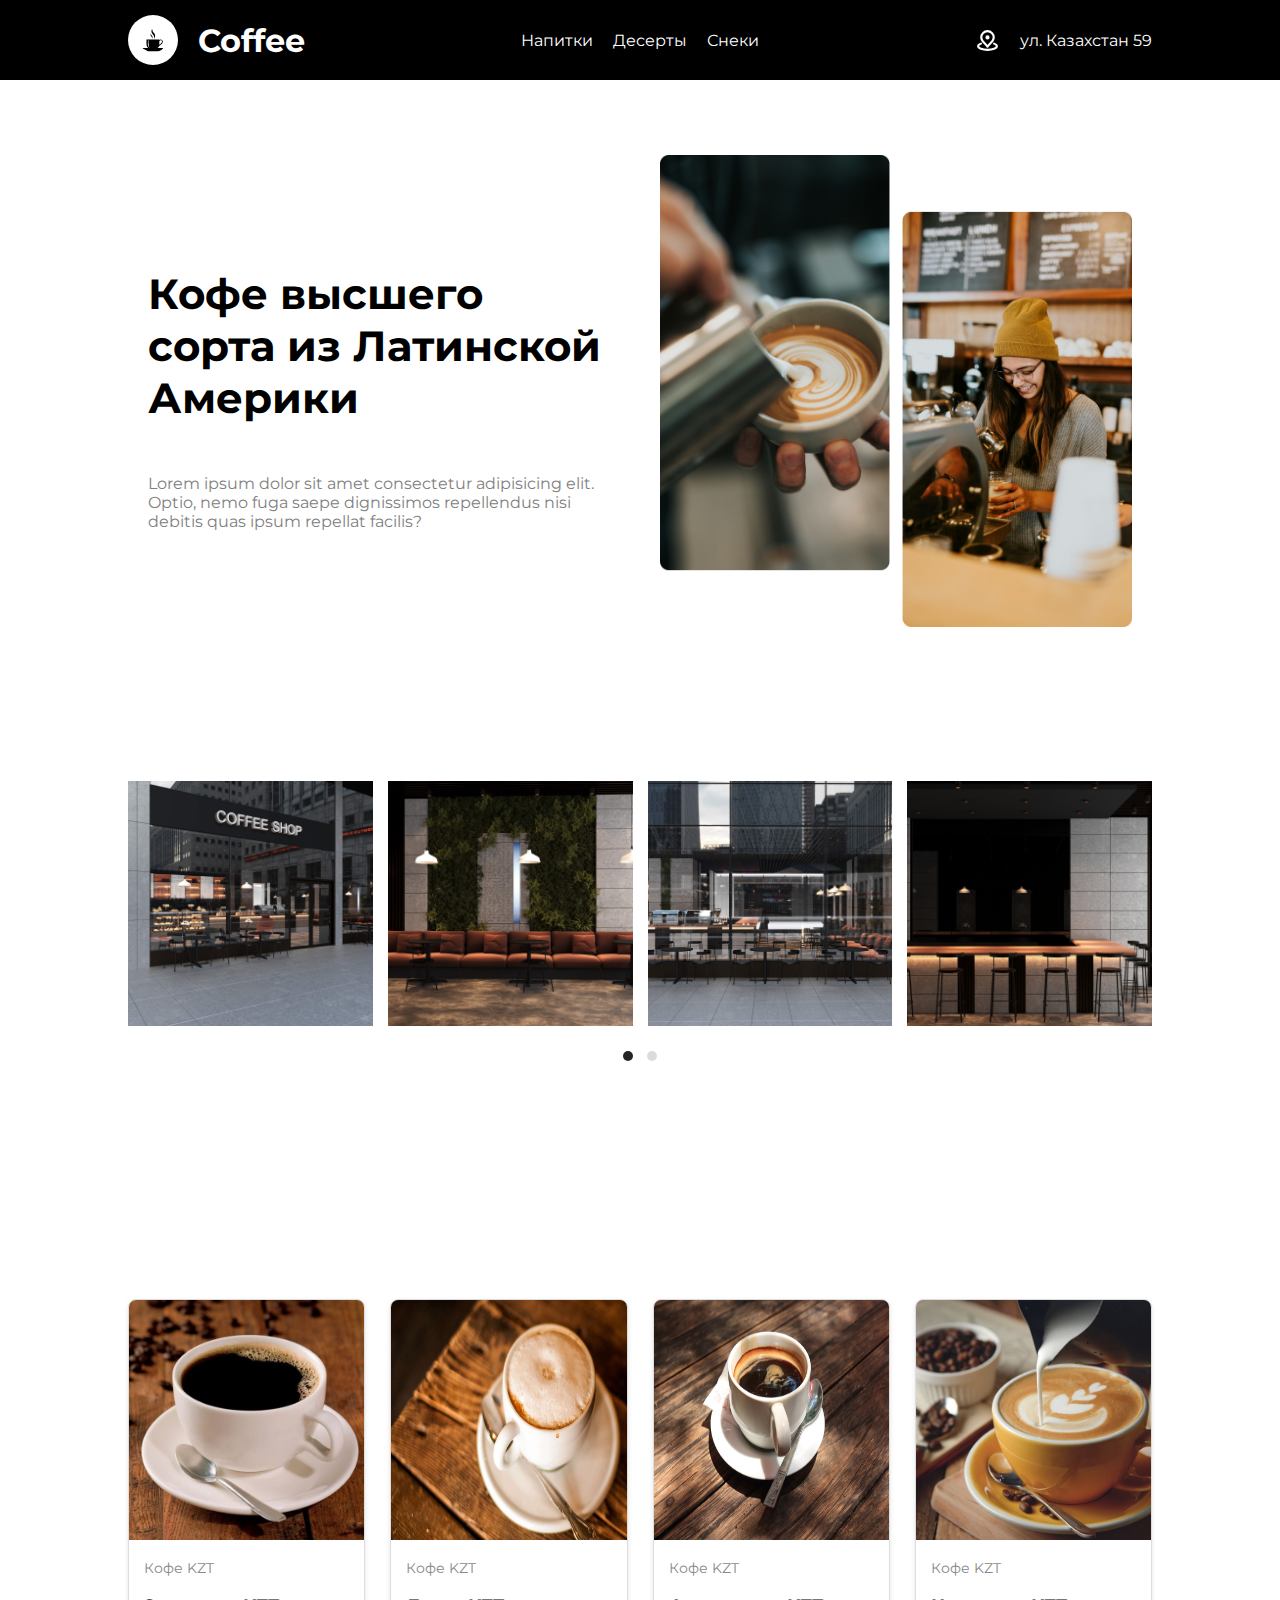
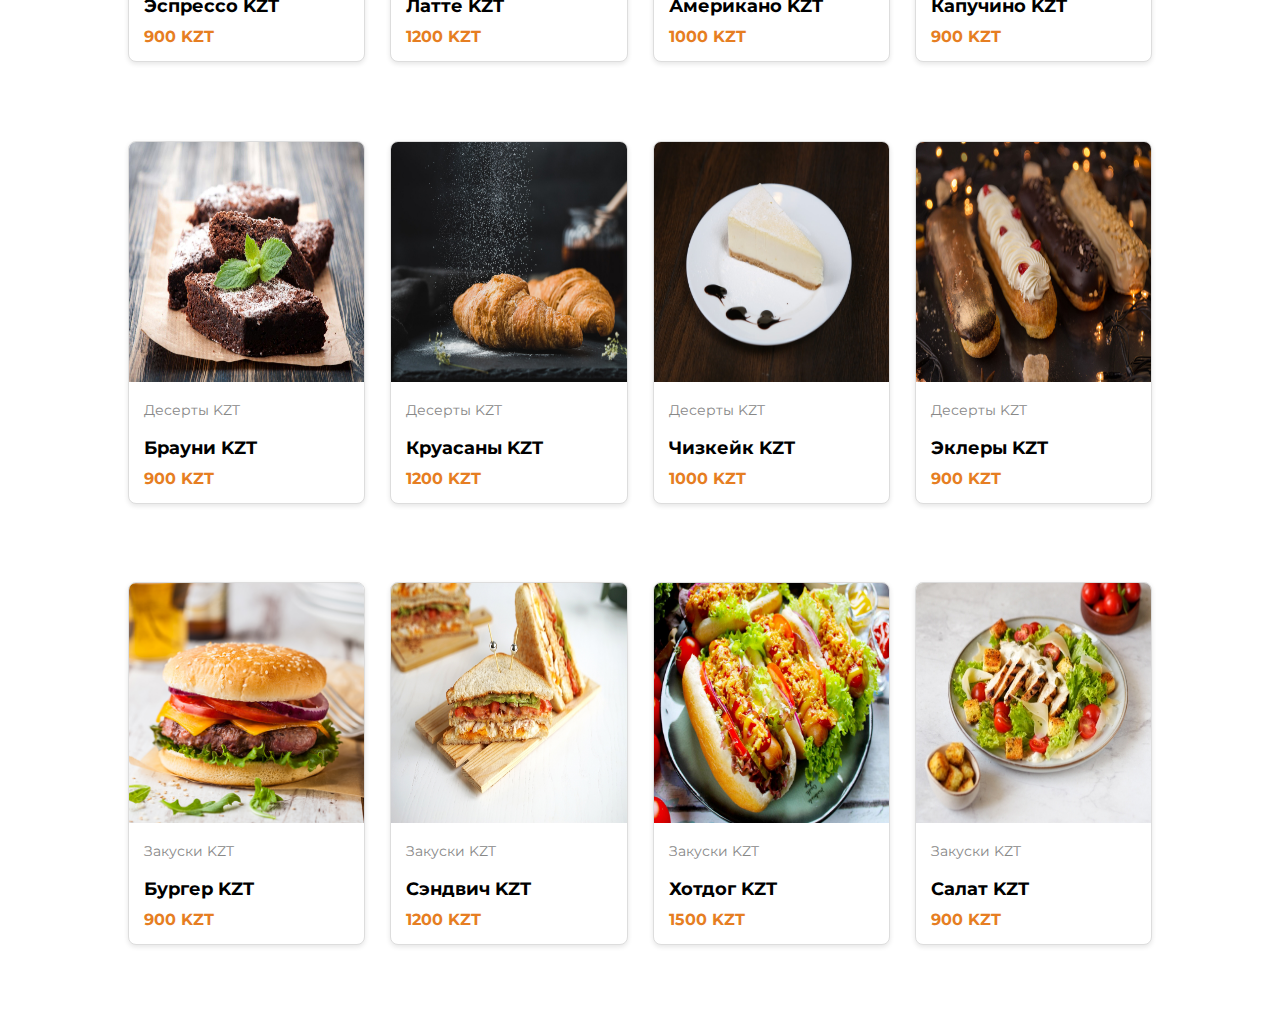
<file: index.html>
<!DOCTYPE html>
<html lang="ru">
<head>
    <meta charset="UTF-8">
    <meta name="viewport" content="width=device-width, initial-scale=1.0">
    <title>Document</title>
    <link rel="stylesheet" href="assets/css/index.css">
    <link rel="stylesheet" href="assets/css/plugins/animate.css">
    <link rel="stylesheet" href="assets/css/plugins/owl.theme.default.min.css">
    <link rel="stylesheet" href="assets/css/plugins/owl.carousel.min.css">
</head>
<body>
  <header>
    <div class="container">
       <div class="header-content">
         <div class="logo">
           <img src="assets/img/coffee.svg"  alt="">
           <span>Coffee</span>
         </div>
        <nav>
           <a href="#drinks" onclick="toggleMenu()">Напитки</a>
           <a href="#deserts" onclick="toggleMenu()" >Десерты</a>
           <a href="#snacks" onclick="toggleMenu()">Снеки</a>
        </nav>
       <div class="adress-link">
           <img src="assets/img/map.svg" alt="">
           <a href="https://2gis.kz/ustkam/firm/12807639721318682?m=82.628568%2C49.950075%2F16" target="blank">ул. Казахстан 59</a>
       </div>
    <button class="toggle-btn" onclick='toggleMenu();' id="toggle-btn">
       <img src="assets/img/menu.svg">
    </button>
     </div>
    </div>
   </header>
   <div class="menu hide-menu">
    <div class="menu-header">
      <img src="assets/img/close.svg"  onclick='toggleMenu();' class="close-btn" alt="">
    </div>
    <div class="menu-body">
           <a href="#drinks" onclick="toggleMenu()">Напитки</a>
           <a href="#deserts" onclick="toggleMenu()" >Десерты</a>
           <a href="#snacks" onclick="toggleMenu()">Снеки</a>
    </div>
  </div>
  
<main>

 
  <section>
    <div class="container">
     <div class="hero-block">
      <div class="block">
         <h1 class="wow fadeInUp"> Кофе высшего сорта из Латинской Америки</h1>
         <p  class="wow fadeInUp">Lorem ipsum dolor sit amet consectetur adipisicing elit. Optio, nemo fuga saepe dignissimos repellendus nisi debitis quas ipsum repellat facilis? </p>
      </div>
      <div class="block">
       <img src="assets/img/main.png"  class="hero-img wow fadeInRight">
     </div>
    </div>
    
  </section>

<section>
  <div class="container">
    <div class="interior-block">
      <div class="slider owl-theme owl-carousel">
        <img src="assets/img/interior/slide-1.jpg" alt="">
        <img src="assets/img/interior/slide-2.jpg" alt="">
        <img src="assets/img/interior/slide-3.jpg" alt="">
        <img src="assets/img/interior/slide-4.jpg" alt="">
        <img src="assets/img/interior/slide-5.jpg" alt="">
        <img src="assets/img/interior/slide-6.jpg" alt="">
      </div>
    </div>
  </div>
</section>
<section>
  <div id="drinks">
    <div class="container">
      <div class="products-content">
        <h2 class=" wow fadeInUp">Напитки</h2>
        <div class="grid-4">
          
        </div>
      </div>
    </div>
  </div>
  <div id="deserts">
    <div class="container">
      <div class="products-content">
        <h2 class=" wow fadeInUp">Десерты</h2>
        <div class="grid-4">
        </div>
      </div>
    </div>
  </div>
  <div id="snacks">
    <div class="container">
      <div class="products-content">
        <h2 class=" wow fadeInUp">Снеки</h2>
        <div class="grid-4">
          
        </div>
      </div>
    </div>
  </div>
</section>
</main>
    <script src="assets/js/plugins/jquery.min.js"></script>
    <script src="assets/js/plugins/owl.carousel.min.js"></script>
    <script src="assets/js/plugins/wow.min.js"></script>
    <script src="assets/js/date.js"></script>
    <script src="assets/js/index.js"></script>
</body>
</html>
</file>
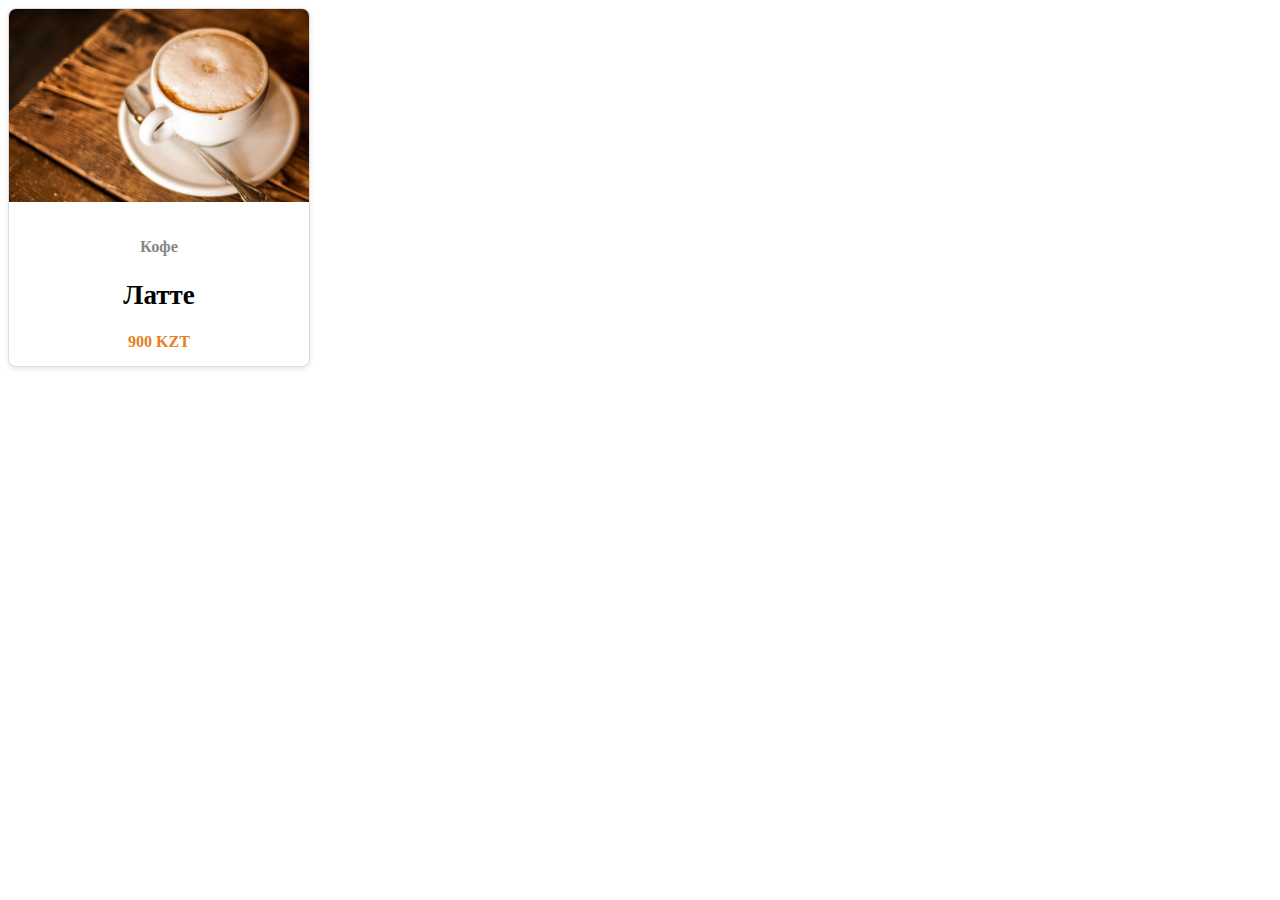
<file: card.html>
<!DOCTYPE html>
<html>
<head>
	<meta charset="utf-8">
	<meta name="viewport" content="width=device-width, initial-scale=1">
	<link rel="stylesheet" type="text/css" href="styles.css">
	<title>card</title>
</head>
<body>
	<body>
    <div class="product-card">
        <div class="product-image">
            <img src="assets/img/test/latte.jpg" alt="Coffee">
        </div>
        <div class="product-details">
            <div class="product-category"><h3>Кофе</h3></div>
            <div class="product-name"><h2>Латте</h2></div>
            <div class="product-price">900 KZT</div>
        </div>
 
</body>
</html>

</body>
</html>
</file>
<file: assets/css/index.css>
@import url(components/header.css);
@import url(components/menu.css);
@import url(blocks/hero-block.css);
@import url(blocks/products-blocks.css);
@import url('https://fonts.googleapis.com/css2?family=Arvo:ital,wght@0,400;0,700;1,400;1,700&family=M+PLUS+Rounded+1c&family=Merriweather:ital,wght@0,300;0,400;0,700;0,900;1,300;1,400;1,700;1,900&family=Montserrat:ital,wght@0,100..900;1,100..900&family=Poppins:ital,wght@0,100;0,200;0,300;0,400;0,500;0,600;0,700;0,800;0,900;1,100;1,200;1,300;1,400;1,500;1,600;1,700;1,800;1,900&family=Signika&family=Ubuntu:ital,wght@0,300;0,400;0,500;0,700;1,300;1,400;1,500;1,700&family=Wix+Madefor+Text:ital@1&display=swap');
body{
    margin: 0;
    padding: 0;
}
.container{
    width: 80%;
    margin: 0 auto!important;

}
*{font-family: "Montserrat", sans-serif;
font-weight: 400;

}
h1 h2{
    font-weight: 700;
}
.logo{
    display: flex;
    align-items: center;
}
.logo img{
    width: 30px;
    margin-right: 20px;
    background-color: white;
    border-radius: 50%;
    padding: 10px;
}
.logo span{
    color: white;
    font-size: 32px;
    font-weight: bold;
}
@media(max-width:768px){
    .container{
    max-width: 90%;

}
.hero-block .block:nth-child(1){
    margin-bottom: 50px;
}
section{
    padding: 50px;
}
}
section
{
    padding: 75px 0;
}
html{
    scroll-behavior: smooth;
}
</file>
<file: styles.css>
.product-card {
    width: 300px;
    border: 1px solid #ddd;
    border-radius: 8px;
    overflow: hidden;
    box-shadow: 0 2px 5px rgba(0, 0, 0, 0.1);
    background-color: #fff;
    text-align: center;
}

.product-image img {
    width: 100%;
    height: auto;
}

.product-details {
    padding: 15px;
}

.product-category {
    font-size: 14px;
    color: #888;
    margin-bottom: 5px;
}

.product-name {
    font-size: 18px;
    font-weight: bold;
    margin-bottom: 10px;
}

.product-price {
    font-size: 16px;
    color: #e67e22;
    font-weight: bold;
}
</file>
